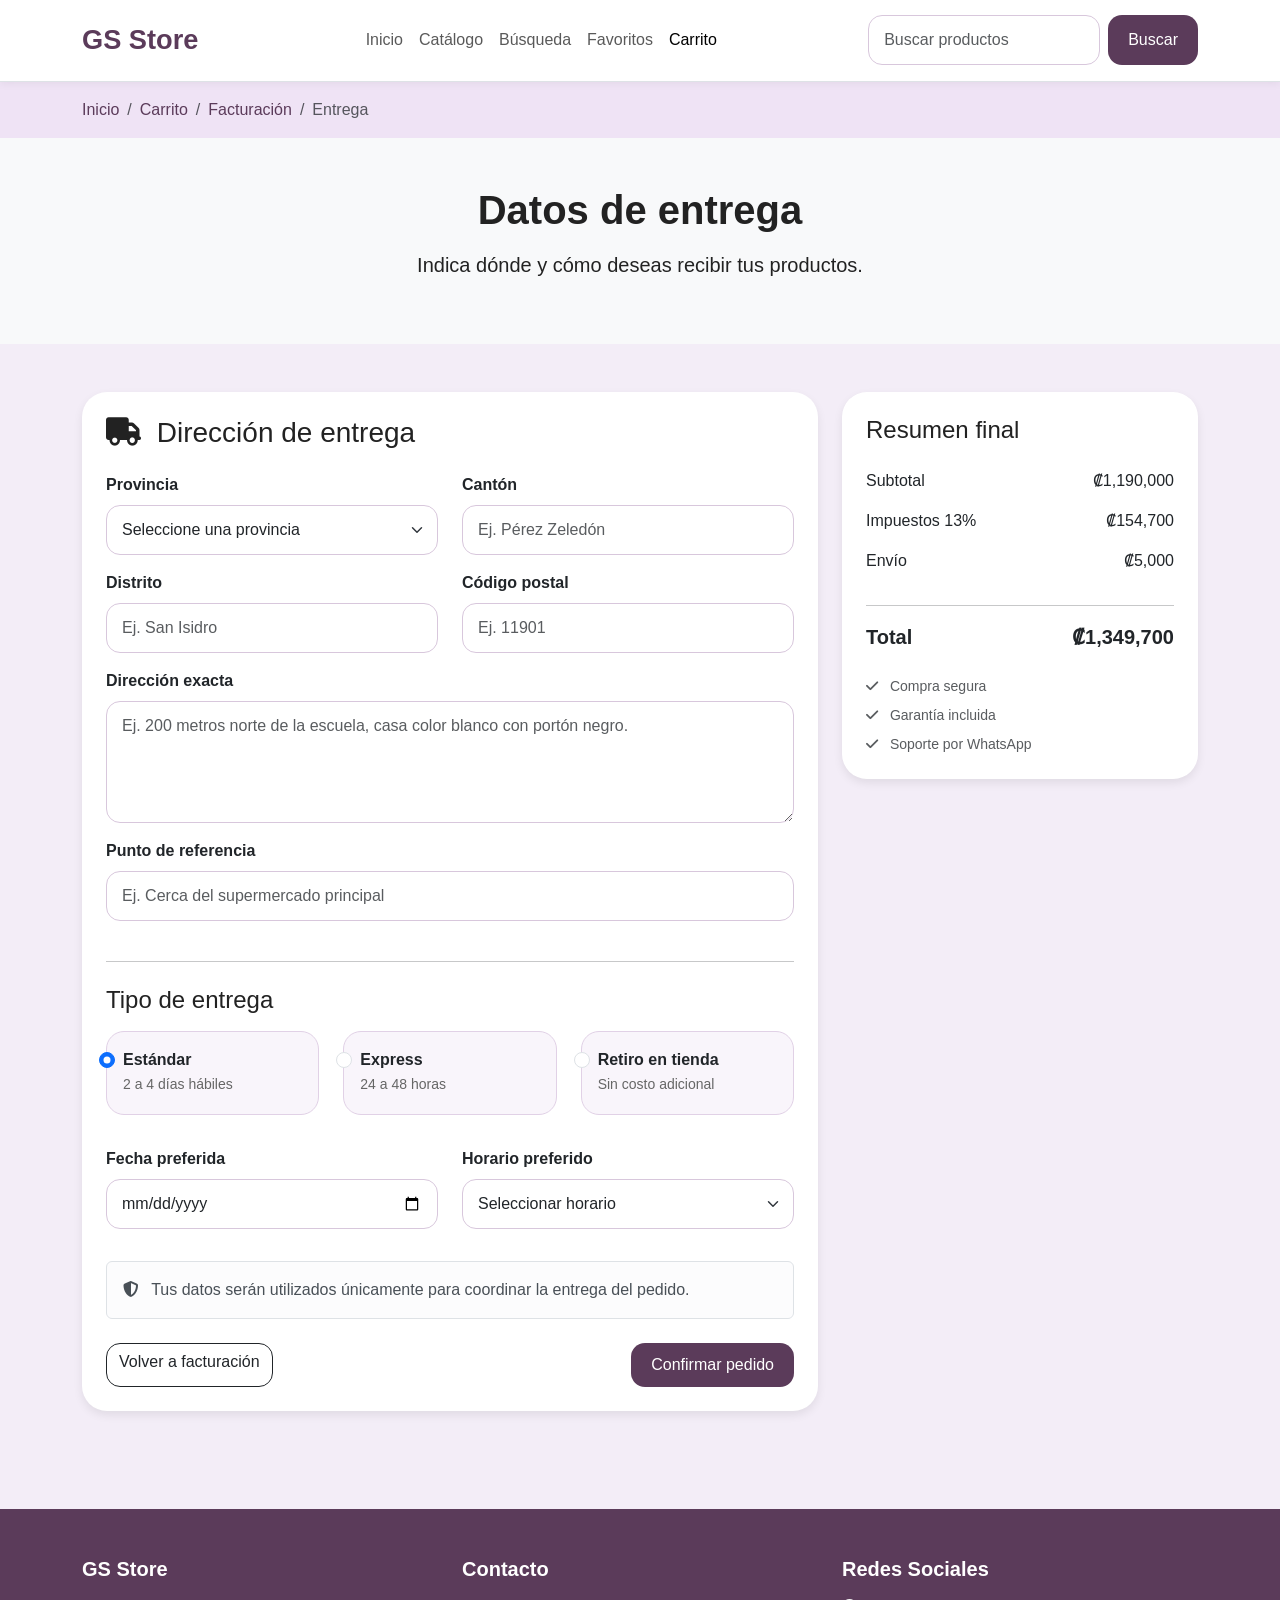
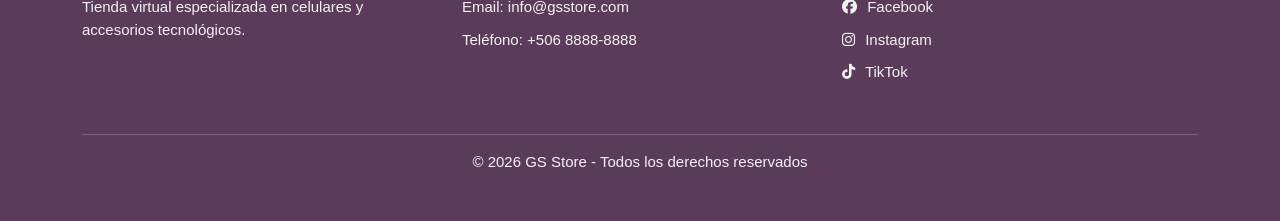
<file: entrega.html>
<!DOCTYPE html>
<html lang="es">

<head>
    <meta charset="UTF-8">
    <meta name="viewport" content="width=device-width, initial-scale=1.0">
    <title>Entrega - GS Store</title>

    <!-- Bootstrap -->
    <link href="https://cdn.jsdelivr.net/npm/bootstrap@5.3.7/dist/css/bootstrap.min.css" rel="stylesheet">

    <!-- Font Awesome -->
    <link rel="stylesheet" href="https://cdnjs.cloudflare.com/ajax/libs/font-awesome/6.5.1/css/all.min.css">

    <!-- CSS -->
    <link rel="stylesheet" href="css/styles.css">
</head>

<body>

    <!-- HEADER -->
    <header>
        <nav class="navbar navbar-expand-lg bg-white border-bottom">
            <div class="container">

                <a class="navbar-brand fw-bold" href="index.html">
                    GS Store
                </a>

                <button class="navbar-toggler" type="button" data-bs-toggle="collapse"
                    data-bs-target="#navbarContenido">
                    <span class="navbar-toggler-icon"></span>
                </button>

                <div class="collapse navbar-collapse" id="navbarContenido">

                    <ul class="navbar-nav mx-auto">

                        <li class="nav-item">
                            <a class="nav-link" href="index.html">Inicio</a>
                        </li>

                        <li class="nav-item">
                            <a class="nav-link" href="catalogo.html">Catálogo</a>
                        </li>

                        <li class="nav-item">
                            <a class="nav-link" href="search.html">Búsqueda</a>
                        </li>

                        <li class="nav-item">
                            <a class="nav-link" href="favoritos.html">Favoritos</a>
                        </li>

                        <li class="nav-item">
                            <a class="nav-link active" href="carrito.html">Carrito</a>
                        </li>

                    </ul>

                    <form class="d-flex" action="search.html">
                        <input class="form-control me-2" type="search" placeholder="Buscar productos">
                        <button class="btn btn-dark" type="submit">Buscar</button>
                    </form>

                </div>

            </div>
        </nav>
    </header>

    <!-- MAIN -->
    <main>

        <!-- BREADCRUMB -->
        <section class="py-3" style="background-color: #efe3f5;">
            <div class="container">
                <nav aria-label="breadcrumb">
                    <ol class="breadcrumb mb-0">
                        <li class="breadcrumb-item">
                            <a href="index.html">Inicio</a>
                        </li>
                        <li class="breadcrumb-item">
                            <a href="carrito.html">Carrito</a>
                        </li>
                        <li class="breadcrumb-item">
                            <a href="facturacion.html">Facturación</a>
                        </li>
                        <li class="breadcrumb-item active">
                            Entrega
                        </li>
                    </ol>
                </nav>
            </div>
        </section>

        <!-- ENCABEZADO -->
        <section class="py-5 bg-light">
            <div class="container text-center">
                <h1 class="fw-bold mb-3">
                    Datos de entrega
                </h1>

                <p class="lead">
                    Indica dónde y cómo deseas recibir tus productos.
                </p>
            </div>
        </section>

        <!-- FORMULARIO ENTREGA -->
        <section class="py-5">
            <div class="container">

                <div class="row g-4">

                    <!-- FORMULARIO -->
                    <div class="col-lg-8">

                        <div class="card p-4">

                            <h3 class="mb-4">
                                <i class="fa-solid fa-truck me-2"></i>
                                Dirección de entrega
                            </h3>

                            <form>

                                <div class="row">

                                    <div class="col-md-6 mb-3">
                                        <label for="provincia" class="form-label fw-bold">
                                            Provincia
                                        </label>
                                        <select class="form-select" id="provincia" required>
                                            <option selected disabled>Seleccione una provincia</option>
                                            <option>San José</option>
                                            <option>Alajuela</option>
                                            <option>Cartago</option>
                                            <option>Heredia</option>
                                            <option>Guanacaste</option>
                                            <option>Puntarenas</option>
                                            <option>Limón</option>
                                        </select>
                                    </div>

                                    <div class="col-md-6 mb-3">
                                        <label for="canton" class="form-label fw-bold">
                                            Cantón
                                        </label>
                                        <input type="text" class="form-control" id="canton"
                                            placeholder="Ej. Pérez Zeledón" required>
                                    </div>

                                    <div class="col-md-6 mb-3">
                                        <label for="distrito" class="form-label fw-bold">
                                            Distrito
                                        </label>
                                        <input type="text" class="form-control" id="distrito"
                                            placeholder="Ej. San Isidro" required>
                                    </div>

                                    <div class="col-md-6 mb-3">
                                        <label for="codigoPostal" class="form-label fw-bold">
                                            Código postal
                                        </label>
                                        <input type="text" class="form-control" id="codigoPostal"
                                            placeholder="Ej. 11901">
                                    </div>

                                    <div class="col-12 mb-3">
                                        <label for="direccion" class="form-label fw-bold">
                                            Dirección exacta
                                        </label>
                                        <textarea class="form-control" id="direccion" rows="4"
                                            placeholder="Ej. 200 metros norte de la escuela, casa color blanco con portón negro."
                                            required></textarea>
                                    </div>

                                    <div class="col-12 mb-3">
                                        <label for="referencia" class="form-label fw-bold">
                                            Punto de referencia
                                        </label>
                                        <input type="text" class="form-control" id="referencia"
                                            placeholder="Ej. Cerca del supermercado principal">
                                    </div>

                                </div>

                                <hr class="my-4">

                                <h4 class="mb-3">
                                    Tipo de entrega
                                </h4>

                                <div class="row">

                                    <div class="col-md-4 mb-3">
                                        <div class="form-check delivery-option">
                                            <input class="form-check-input" type="radio" name="entrega" id="estandar" checked>
                                            <label class="form-check-label" for="estandar">
                                                <strong>Estándar</strong>
                                                <br>
                                                <span>2 a 4 días hábiles</span>
                                            </label>
                                        </div>
                                    </div>

                                    <div class="col-md-4 mb-3">
                                        <div class="form-check delivery-option">
                                            <input class="form-check-input" type="radio" name="entrega" id="express">
                                            <label class="form-check-label" for="express">
                                                <strong>Express</strong>
                                                <br>
                                                <span>24 a 48 horas</span>
                                            </label>
                                        </div>
                                    </div>

                                    <div class="col-md-4 mb-3">
                                        <div class="form-check delivery-option">
                                            <input class="form-check-input" type="radio" name="entrega" id="retiro">
                                            <label class="form-check-label" for="retiro">
                                                <strong>Retiro en tienda</strong>
                                                <br>
                                                <span>Sin costo adicional</span>
                                            </label>
                                        </div>
                                    </div>

                                </div>

                                <div class="row mt-3">

                                    <div class="col-md-6 mb-3">
                                        <label for="fecha" class="form-label fw-bold">
                                            Fecha preferida
                                        </label>
                                        <input type="date" class="form-control" id="fecha">
                                    </div>

                                    <div class="col-md-6 mb-3">
                                        <label for="horario" class="form-label fw-bold">
                                            Horario preferido
                                        </label>
                                        <select class="form-select" id="horario">
                                            <option selected>Seleccionar horario</option>
                                            <option>8:00 a.m. - 12:00 m.d.</option>
                                            <option>12:00 m.d. - 4:00 p.m.</option>
                                            <option>4:00 p.m. - 7:00 p.m.</option>
                                        </select>
                                    </div>

                                </div>

                                <div class="alert alert-light border mt-3">
                                    <i class="fa-solid fa-shield-halved me-2"></i>
                                    Tus datos serán utilizados únicamente para coordinar la entrega del pedido.
                                </div>

                                <div class="d-flex justify-content-between mt-4">

                                    <a href="facturacion.html" class="btn btn-outline-dark">
                                        Volver a facturación
                                    </a>

                                    <button type="button" class="btn btn-dark" data-bs-toggle="modal"
                                        data-bs-target="#modalPedido">
                                        Confirmar pedido
                                    </button>

                                </div>

                            </form>

                        </div>

                    </div>

                    <!-- RESUMEN -->
                    <div class="col-lg-4">

                        <div class="card p-4 resumen-compra">

                            <h4 class="mb-4">
                                Resumen final
                            </h4>

                            <div class="d-flex justify-content-between mb-3">
                                <span>Subtotal</span>
                                <span>₡1,190,000</span>
                            </div>

                            <div class="d-flex justify-content-between mb-3">
                                <span>Impuestos 13%</span>
                                <span>₡154,700</span>
                            </div>

                            <div class="d-flex justify-content-between mb-3">
                                <span>Envío</span>
                                <span>₡5,000</span>
                            </div>

                            <hr>

                            <div class="d-flex justify-content-between fw-bold fs-5 mb-4">
                                <span>Total</span>
                                <span>₡1,349,700</span>
                            </div>

                            <div class="small text-muted">
                                <p class="mb-2">
                                    <i class="fa-solid fa-check me-2"></i>
                                    Compra segura
                                </p>

                                <p class="mb-2">
                                    <i class="fa-solid fa-check me-2"></i>
                                    Garantía incluida
                                </p>

                                <p class="mb-0">
                                    <i class="fa-solid fa-check me-2"></i>
                                    Soporte por WhatsApp
                                </p>
                            </div>

                        </div>

                    </div>

                </div>

            </div>
        </section>

    </main>

    <!-- MODAL ÉXITO -->
    <div class="modal fade" id="modalPedido" tabindex="-1" aria-hidden="true">

        <div class="modal-dialog modal-dialog-centered">

            <div class="modal-content">

                <div class="modal-body text-center p-5">

                    <div class="success-icon mb-3">
                        <i class="fa-solid fa-check"></i>
                    </div>

                    <h3 class="fw-bold">
                        Pedido confirmado
                    </h3>

                    <p class="text-muted">
                        Gracias por comprar en GS Store. Pronto recibirás la confirmación de tu pedido.
                    </p>

                    <a href="index.html" class="btn btn-dark mt-3">
                        Volver al inicio
                    </a>

                </div>

            </div>

        </div>

    </div>

    <!-- FOOTER -->
    <footer class="footer-custom text-white py-5">

        <div class="container">

            <div class="row">

                <div class="col-md-4 mb-4">
                    <h5>GS Store</h5>
                    <p>
                        Tienda virtual especializada en celulares y accesorios tecnológicos.
                    </p>
                </div>

                <div class="col-md-4 mb-4">
                    <h5>Contacto</h5>
                    <p>Email: info@gsstore.com</p>
                    <p>Teléfono: +506 8888-8888</p>
                </div>

                <div class="col-md-4 mb-4">
                    <h5>Redes Sociales</h5>
                    <p><i class="fa-brands fa-facebook"></i> Facebook</p>
                    <p><i class="fa-brands fa-instagram"></i> Instagram</p>
                    <p><i class="fa-brands fa-tiktok"></i> TikTok</p>
                </div>

            </div>

            <div class="text-center border-top pt-3 mt-3">
                <p class="mb-0">
                    © 2026 GS Store - Todos los derechos reservados
                </p>
            </div>

        </div>

    </footer>

    <!-- Bootstrap JS -->
    <script src="https://cdn.jsdelivr.net/npm/bootstrap@5.3.7/dist/js/bootstrap.bundle.min.js"></script>

</body>

</html>
</file>
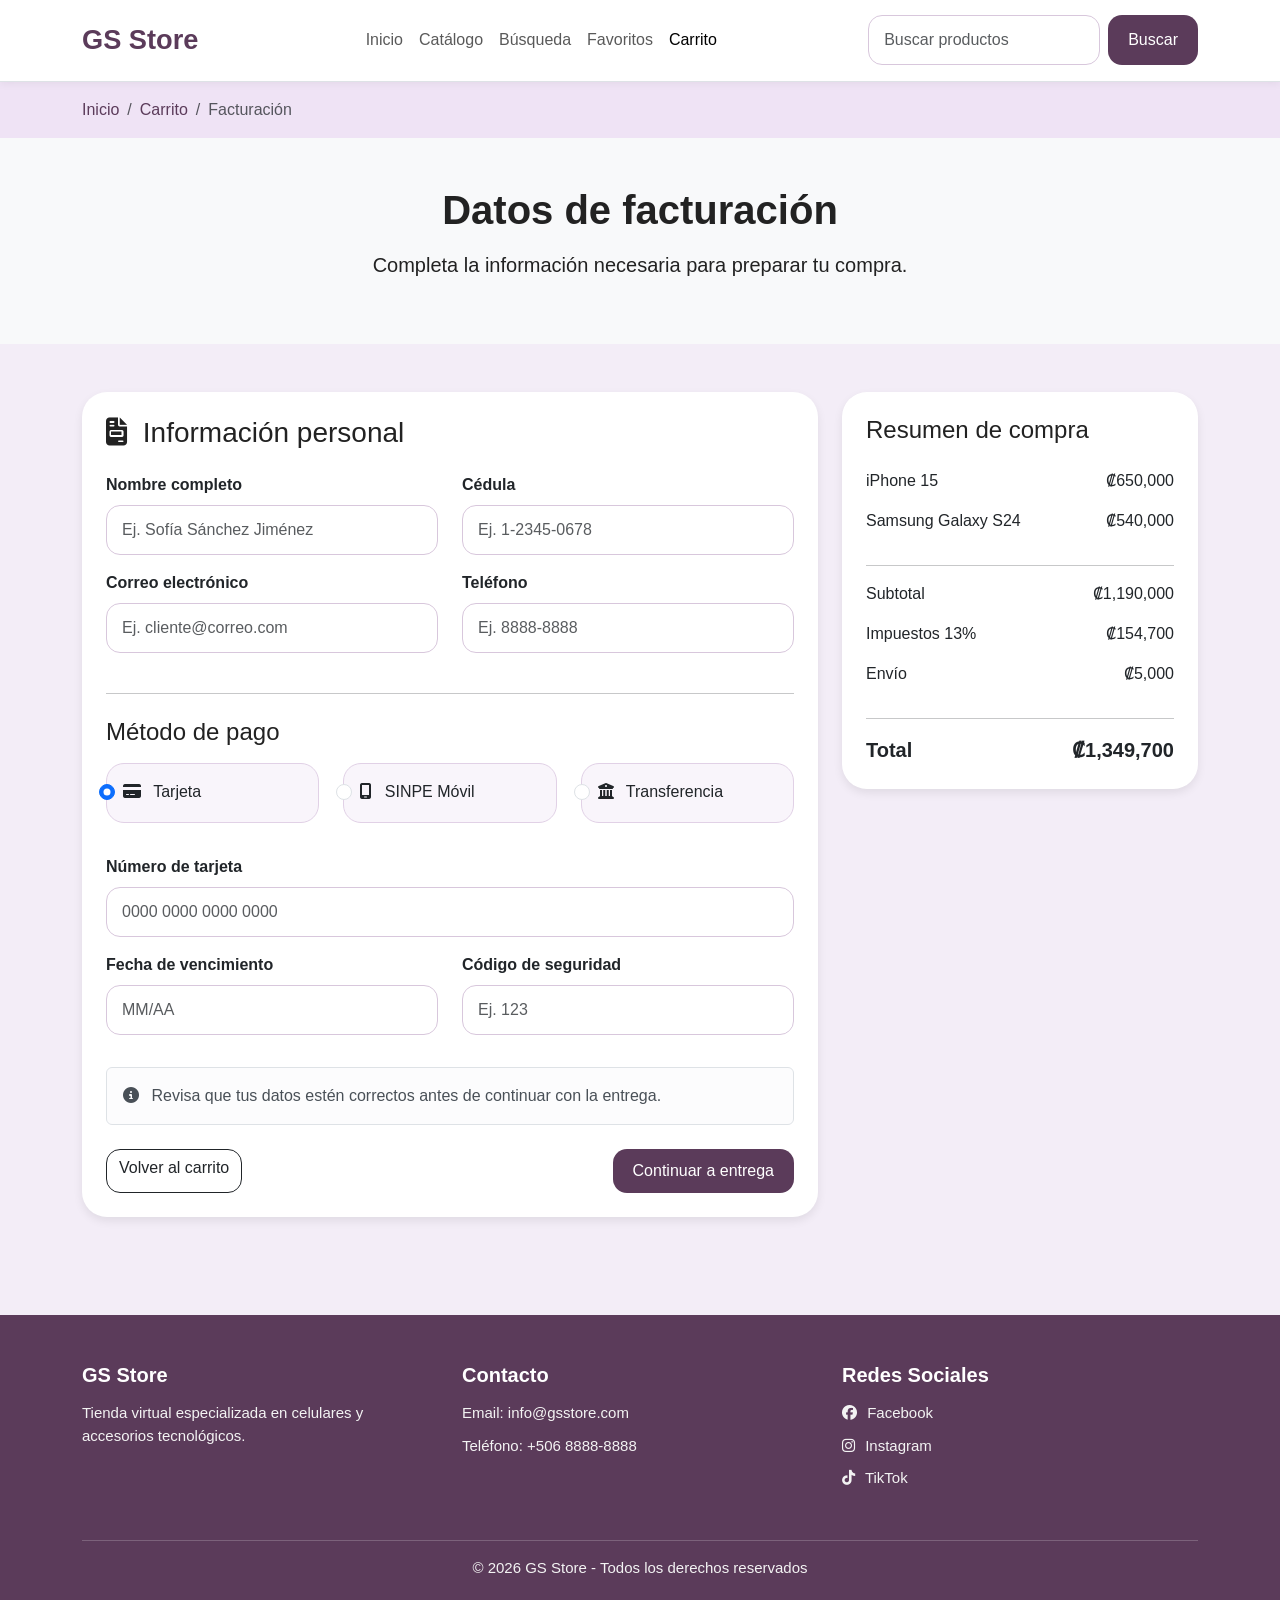
<file: facturacion.html>
<!DOCTYPE html>
<html lang="es">

<head>
    <meta charset="UTF-8">
    <meta name="viewport" content="width=device-width, initial-scale=1.0">
    <title>Facturación - GS Store</title>

    <!-- Bootstrap -->
    <link href="https://cdn.jsdelivr.net/npm/bootstrap@5.3.7/dist/css/bootstrap.min.css" rel="stylesheet">

    <!-- Font Awesome -->
    <link rel="stylesheet" href="https://cdnjs.cloudflare.com/ajax/libs/font-awesome/6.5.1/css/all.min.css">

    <!-- CSS -->
    <link rel="stylesheet" href="css/styles.css">
</head>

<body>

    <!-- HEADER -->
    <header>
        <nav class="navbar navbar-expand-lg bg-white border-bottom">
            <div class="container">

                <a class="navbar-brand fw-bold" href="index.html">
                    GS Store
                </a>

                <button class="navbar-toggler" type="button" data-bs-toggle="collapse"
                    data-bs-target="#navbarContenido">
                    <span class="navbar-toggler-icon"></span>
                </button>

                <div class="collapse navbar-collapse" id="navbarContenido">

                    <ul class="navbar-nav mx-auto">

                        <li class="nav-item">
                            <a class="nav-link" href="index.html">Inicio</a>
                        </li>

                        <li class="nav-item">
                            <a class="nav-link" href="catalogo.html">Catálogo</a>
                        </li>

                        <li class="nav-item">
                            <a class="nav-link" href="search.html">Búsqueda</a>
                        </li>

                        <li class="nav-item">
                            <a class="nav-link" href="favoritos.html">Favoritos</a>
                        </li>

                        <li class="nav-item">
                            <a class="nav-link active" href="carrito.html">Carrito</a>
                        </li>

                    </ul>

                    <form class="d-flex" action="search.html">
                        <input class="form-control me-2" type="search" placeholder="Buscar productos">
                        <button class="btn btn-dark" type="submit">Buscar</button>
                    </form>

                </div>

            </div>
        </nav>
    </header>

    <!-- MAIN -->
    <main>

        <!-- BREADCRUMB -->
        <section class="py-3" style="background-color: #efe3f5;">
            <div class="container">
                <nav aria-label="breadcrumb">
                    <ol class="breadcrumb mb-0">
                        <li class="breadcrumb-item">
                            <a href="index.html">Inicio</a>
                        </li>
                        <li class="breadcrumb-item">
                            <a href="carrito.html">Carrito</a>
                        </li>
                        <li class="breadcrumb-item active">
                            Facturación
                        </li>
                    </ol>
                </nav>
            </div>
        </section>

        <!-- ENCABEZADO -->
        <section class="py-5 bg-light">
            <div class="container text-center">
                <h1 class="fw-bold mb-3">
                    Datos de facturación
                </h1>

                <p class="lead">
                    Completa la información necesaria para preparar tu compra.
                </p>
            </div>
        </section>

        <!-- FORMULARIO -->
        <section class="py-5">
            <div class="container">

                <div class="row g-4">

                    <!-- FORMULARIO FACTURACIÓN -->
                    <div class="col-lg-8">

                        <div class="card p-4">

                            <h3 class="mb-4">
                                <i class="fa-solid fa-file-invoice me-2"></i>
                                Información personal
                            </h3>

                            <form action="entrega.html">

                                <div class="row">

                                    <div class="col-md-6 mb-3">
                                        <label for="nombre" class="form-label fw-bold">
                                            Nombre completo
                                        </label>
                                        <input type="text" class="form-control" id="nombre"
                                            placeholder="Ej. Sofía Sánchez Jiménez" required>
                                    </div>

                                    <div class="col-md-6 mb-3">
                                        <label for="cedula" class="form-label fw-bold">
                                            Cédula
                                        </label>
                                        <input type="text" class="form-control" id="cedula"
                                            placeholder="Ej. 1-2345-0678" required>
                                    </div>

                                    <div class="col-md-6 mb-3">
                                        <label for="correo" class="form-label fw-bold">
                                            Correo electrónico
                                        </label>
                                        <input type="email" class="form-control" id="correo"
                                            placeholder="Ej. cliente@correo.com" required>
                                    </div>

                                    <div class="col-md-6 mb-3">
                                        <label for="telefono" class="form-label fw-bold">
                                            Teléfono
                                        </label>
                                        <input type="tel" class="form-control" id="telefono"
                                            placeholder="Ej. 8888-8888" required>
                                    </div>

                                </div>

                                <hr class="my-4">

                                <h4 class="mb-3">
                                    Método de pago
                                </h4>

                                <div class="row">

                                    <div class="col-md-4 mb-3">
                                        <div class="form-check payment-option">
                                            <input class="form-check-input" type="radio" name="pago" id="tarjeta" checked>
                                            <label class="form-check-label" for="tarjeta">
                                                <i class="fa-solid fa-credit-card me-2"></i>
                                                Tarjeta
                                            </label>
                                        </div>
                                    </div>

                                    <div class="col-md-4 mb-3">
                                        <div class="form-check payment-option">
                                            <input class="form-check-input" type="radio" name="pago" id="sinpe">
                                            <label class="form-check-label" for="sinpe">
                                                <i class="fa-solid fa-mobile-screen me-2"></i>
                                                SINPE Móvil
                                            </label>
                                        </div>
                                    </div>

                                    <div class="col-md-4 mb-3">
                                        <div class="form-check payment-option">
                                            <input class="form-check-input" type="radio" name="pago" id="transferencia">
                                            <label class="form-check-label" for="transferencia">
                                                <i class="fa-solid fa-building-columns me-2"></i>
                                                Transferencia
                                            </label>
                                        </div>
                                    </div>

                                </div>

                                <div class="row mt-3">

                                    <div class="col-md-12 mb-3">
                                        <label for="tarjetaNumero" class="form-label fw-bold">
                                            Número de tarjeta
                                        </label>
                                        <input type="text" class="form-control" id="tarjetaNumero"
                                            placeholder="0000 0000 0000 0000">
                                    </div>

                                    <div class="col-md-6 mb-3">
                                        <label for="vencimiento" class="form-label fw-bold">
                                            Fecha de vencimiento
                                        </label>
                                        <input type="text" class="form-control" id="vencimiento"
                                            placeholder="MM/AA">
                                    </div>

                                    <div class="col-md-6 mb-3">
                                        <label for="cvv" class="form-label fw-bold">
                                            Código de seguridad
                                        </label>
                                        <input type="text" class="form-control" id="cvv"
                                            placeholder="Ej. 123">
                                    </div>

                                </div>

                                <div class="alert alert-light border mt-3">
                                    <i class="fa-solid fa-circle-info me-2"></i>
                                    Revisa que tus datos estén correctos antes de continuar con la entrega.
                                </div>

                                <div class="d-flex justify-content-between mt-4">

                                    <a href="carrito.html" class="btn btn-outline-dark">
                                        Volver al carrito
                                    </a>

                                    <button type="submit" class="btn btn-dark">
                                        Continuar a entrega
                                    </button>

                                </div>

                            </form>

                        </div>

                    </div>

                    <!-- RESUMEN -->
                    <div class="col-lg-4">

                        <div class="card p-4 resumen-compra">

                            <h4 class="mb-4">
                                Resumen de compra
                            </h4>

                            <div class="d-flex justify-content-between mb-3">
                                <span>iPhone 15</span>
                                <span>₡650,000</span>
                            </div>

                            <div class="d-flex justify-content-between mb-3">
                                <span>Samsung Galaxy S24</span>
                                <span>₡540,000</span>
                            </div>

                            <hr>

                            <div class="d-flex justify-content-between mb-3">
                                <span>Subtotal</span>
                                <span>₡1,190,000</span>
                            </div>

                            <div class="d-flex justify-content-between mb-3">
                                <span>Impuestos 13%</span>
                                <span>₡154,700</span>
                            </div>

                            <div class="d-flex justify-content-between mb-3">
                                <span>Envío</span>
                                <span>₡5,000</span>
                            </div>

                            <hr>

                            <div class="d-flex justify-content-between fw-bold fs-5">
                                <span>Total</span>
                                <span>₡1,349,700</span>
                            </div>

                        </div>

                    </div>

                </div>

            </div>
        </section>

    </main>

    <!-- FOOTER -->
    <footer class="footer-custom text-white py-5">

        <div class="container">

            <div class="row">

                <div class="col-md-4 mb-4">
                    <h5>GS Store</h5>
                    <p>
                        Tienda virtual especializada en celulares y accesorios tecnológicos.
                    </p>
                </div>

                <div class="col-md-4 mb-4">
                    <h5>Contacto</h5>
                    <p>Email: info@gsstore.com</p>
                    <p>Teléfono: +506 8888-8888</p>
                </div>

                <div class="col-md-4 mb-4">
                    <h5>Redes Sociales</h5>
                    <p><i class="fa-brands fa-facebook"></i> Facebook</p>
                    <p><i class="fa-brands fa-instagram"></i> Instagram</p>
                    <p><i class="fa-brands fa-tiktok"></i> TikTok</p>
                </div>

            </div>

            <div class="text-center border-top pt-3 mt-3">
                <p class="mb-0">
                    © 2026 GS Store - Todos los derechos reservados
                </p>
            </div>

        </div>

    </footer>

    <!-- Bootstrap JS -->
    <script src="https://cdn.jsdelivr.net/npm/bootstrap@5.3.7/dist/js/bootstrap.bundle.min.js"></script>

</body>

</html>
</file>
<file: css/styles.css>
body {
    background-color: #f3edf7;
    font-family: Arial, sans-serif;
    color: #222;
}

/* NAVBAR */

.navbar {
    padding: 15px 0;
    background-color: #ffffff;
    box-shadow: 0 2px 8px rgba(0, 0, 0, 0.05);
}

.navbar-brand {
    font-size: 1.7rem;
    color: #5b3b5a;
}

.nav-link:hover {
    color: #8b5e8a;
}

/* HERO */

.hero-section {
    padding: 80px 0;
    background-color: #e8d8eb;
    border-radius: 25px;
    margin: 30px;
}

.hero-section img {
    border-radius: 20px;
    box-shadow: 0 6px 15px rgba(0, 0, 0, 0.1);
    max-height: 420px;
    object-fit: cover;
}

/* BOTONES */

.btn-dark {
    background-color: #5b3b5a;
    border: none;
    border-radius: 14px;
    padding: 10px 20px;
    transition: all 0.3s;
}

.btn-dark:hover {
    background-color: #714c70;
    transform: translateY(-2px);
}

.btn-outline-dark {
    border-radius: 14px;
}

/* CARDS */

.card {
    border: none;
    border-radius: 25px;
    overflow: hidden;
    transition: transform 0.3s, box-shadow 0.3s;
    box-shadow: 0 4px 10px rgba(0, 0, 0, 0.08);
    background-color: #ffffff;
}

.card:hover {
    transform: translateY(-5px);
    box-shadow: 0 10px 20px rgba(0, 0, 0, 0.15);
}

/* IMPORTANTE:
   Esto aplica solo a imágenes normales de cards,
   no a las imágenes del panel administrativo.
*/

.card img:not(.admin-product-img) {
    height: 180px;
    object-fit: cover;
    object-position: center;
}

/* IMAGEN GRANDE DEL PRODUCTO */

.product-image {
    max-height: 450px;
    width: 100%;
    object-fit: cover;
    object-position: center;
    border-radius: 20px;
}

.card-title {
    font-weight: bold;
    color: #333;
}

.card-text {
    color: #666;
}

/* SECCIONES */

section {
    padding-top: 60px;
    padding-bottom: 60px;
}

/* SIDEBAR */

.list-group-item {
    transition: background-color 0.3s;
    cursor: pointer;
    border-radius: 10px !important;
    margin-bottom: 8px;
    border: none;
}

.list-group-item:hover {
    background-color: #eaddee;
}

/* FOOTER */

footer {
    margin-top: 50px;
    background-color: #5b3b5a !important;
    color: white !important;
}

footer h5 {
    margin-bottom: 15px;
    color: #ffffff;
    font-weight: bold;
}

footer p {
    margin-bottom: 10px;
    color: #f3f3f3;
    font-size: 15px;
}

footer i {
    margin-right: 6px;
}

footer .border-top {
    border-color: rgba(255, 255, 255, 0.2) !important;
}

/* BREADCRUMB */

.breadcrumb a {
    text-decoration: none;
    color: #5b3b5a;
}

.breadcrumb a:hover {
    color: #8b5e8a;
}

/* TITULOS */

h1,
h2,
h3,
h4,
h5 {
    color: #222;
}

/* FORMULARIOS DE COMPRA */

.form-control,
.form-select {
    border-radius: 14px;
    padding: 12px 15px;
    border: 1px solid #d8c7dc;
}

.form-control:focus,
.form-select:focus {
    border-color: #8b5e8a;
    box-shadow: 0 0 0 0.2rem rgba(139, 94, 138, 0.18);
}

.payment-option,
.delivery-option {
    background-color: #f9f5fb;
    border: 1px solid #e1d1e6;
    border-radius: 18px;
    padding: 16px;
    height: 100%;
    transition: all 0.3s;
}

.payment-option:hover,
.delivery-option:hover {
    background-color: #efe3f5;
    transform: translateY(-3px);
}

.delivery-option span {
    color: #666;
    font-size: 14px;
}

.resumen-compra {
    position: sticky;
    top: 25px;
}

.success-icon {
    width: 80px;
    height: 80px;
    background-color: #5b3b5a;
    color: white;
    border-radius: 50%;
    display: flex;
    align-items: center;
    justify-content: center;
    margin: 0 auto;
    font-size: 35px;
}

.modal-content {
    border-radius: 25px;
    border: none;
}

/* PANEL ADMINISTRATIVO */

.admin-sidebar {
    position: sticky;
    top: 25px;
}

.admin-avatar {
    width: 80px;
    height: 80px;
    background-color: #5b3b5a;
    color: white;
    border-radius: 50%;
    display: flex;
    align-items: center;
    justify-content: center;
    margin: 0 auto;
    font-size: 32px;
}

.active-admin {
    background-color: #5b3b5a !important;
    color: white !important;
}

.admin-stat-card {
    height: 100%;
}

.stat-icon {
    width: 55px;
    height: 55px;
    background-color: #efe3f5;
    color: #5b3b5a;
    border-radius: 16px;
    display: flex;
    align-items: center;
    justify-content: center;
    font-size: 24px;
}

.admin-table th {
    color: #5b3b5a;
    font-weight: bold;
    border-bottom: 2px solid #ead8ec;
}

.admin-table td {
    vertical-align: middle;
}

/* IMÁGENES DEL PANEL ADMINISTRATIVO */

.admin-table .admin-product-img {
    width: 75px !important;
    height: 75px !important;
    min-width: 75px;
    max-width: 75px;
    object-fit: cover;
    object-position: center;
    border-radius: 14px;
    margin-right: 12px;
    display: block;
    flex-shrink: 0;
}

.cancel-icon {
    width: 80px;
    height: 80px;
    background-color: #f8d7da;
    color: #b02a37;
    border-radius: 50%;
    display: flex;
    align-items: center;
    justify-content: center;
    margin: 0 auto;
    font-size: 35px;
}

.modal-header {
    border-bottom: 1px solid #ead8ec;
}

.modal-footer {
    border-top: 1px solid #ead8ec;
}

/* RESPONSIVE */

@media (max-width: 768px) {

    .hero-section {
        text-align: center;
        margin: 15px;
        padding: 50px 20px;
    }

    .hero-section img {
        margin-top: 30px;
    }

    .navbar-nav {
        text-align: center;
        margin-top: 15px;
    }

    .d-flex {
        margin-top: 15px;
    }

    .resumen-compra,
    .admin-sidebar {
        position: static;
    }

    .admin-table .admin-product-img {
        width: 65px !important;
        height: 65px !important;
        min-width: 65px;
        max-width: 65px;
    }

}
</file>
